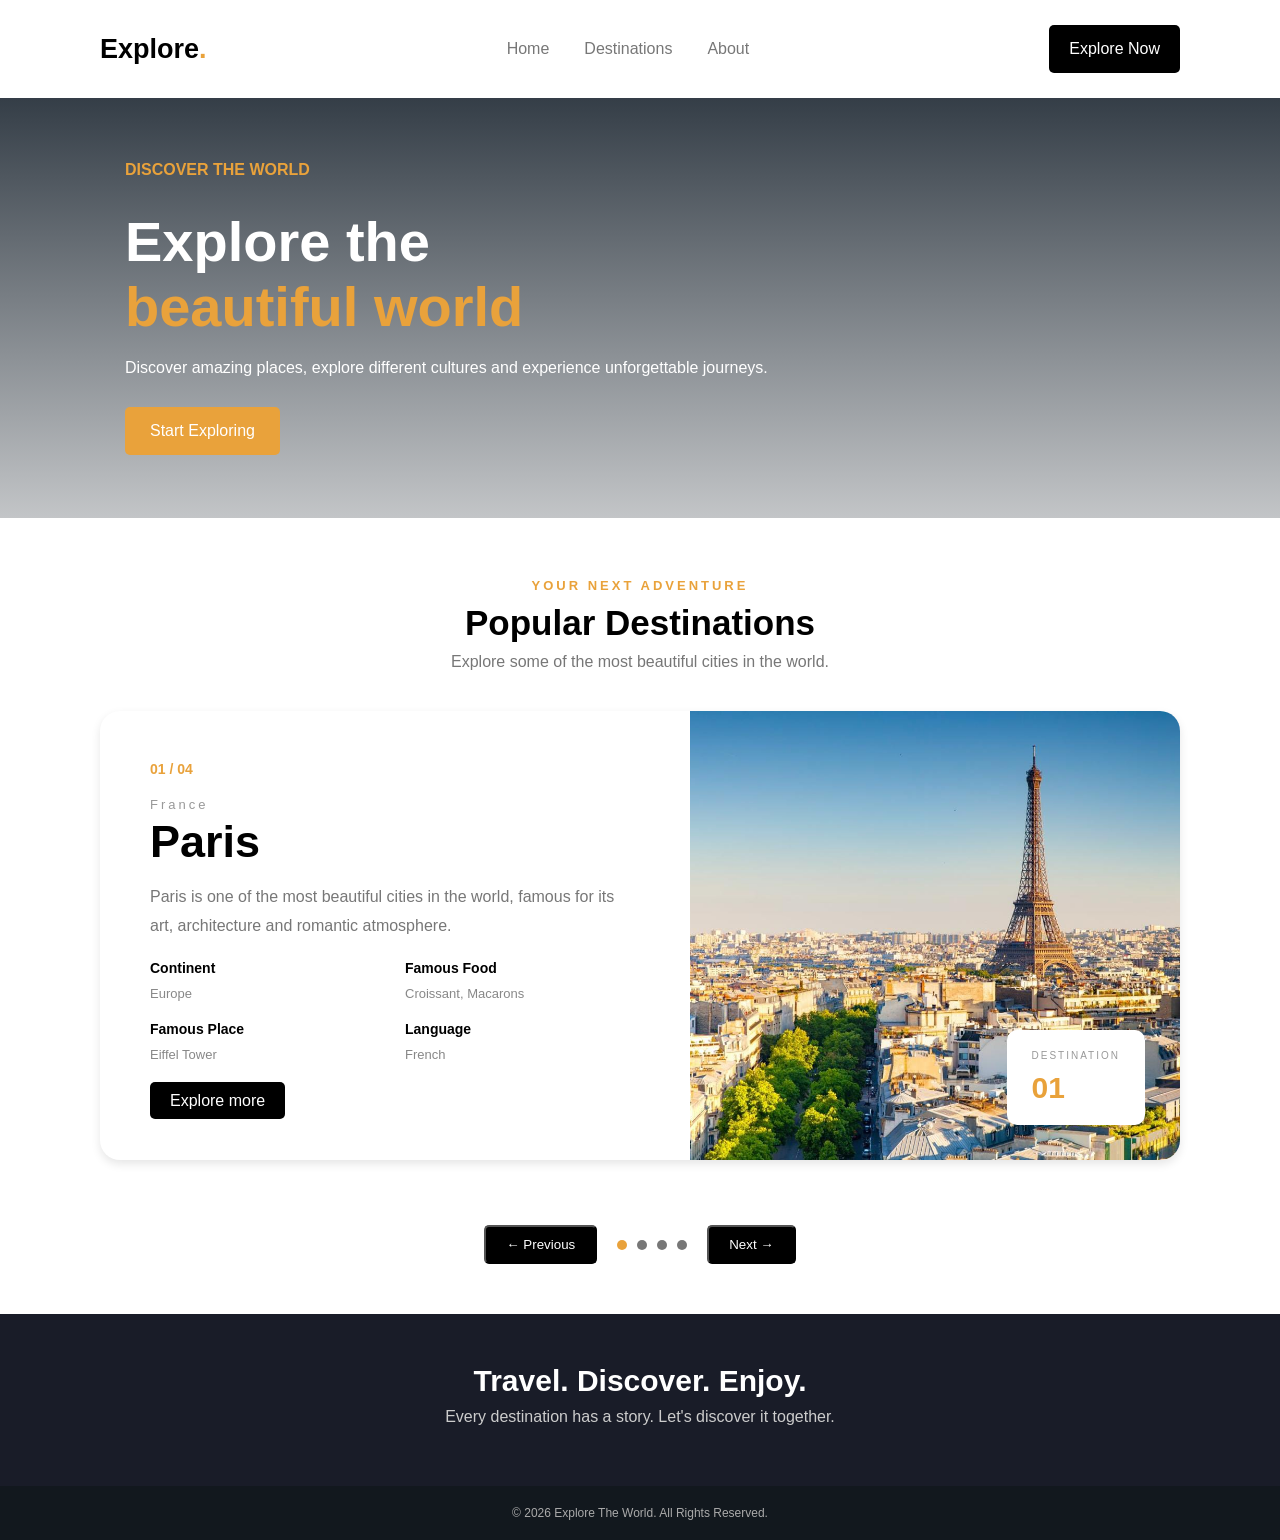
<file: final project/index.html>
<html>
  <head>
    <title>final project</title>
    <link rel="stylesheet" href="styles.css" />
    <script src="main.js" defer></script>
  </head>
  <body>
    <nav class="navbar">
      <div class="logo">Explore<span style="color: #e9a23b">.</span></div>
      <ul class="links">
        <li>
          <a href="index.html">Home</a>
        </li>
        <li>
          <a href="index.html">Destinations</a>
        </li>
        <li>
          <a href="index.html">About</a>
        </li>
      </ul>
      <a href="index.html" class="btn">Explore Now</a>
    </nav>
    <section class="intro">
      <div>
        <p style="color: #e9a23b; font-weight: bold">DISCOVER THE WORLD</p>
        <h1>
          Explore the<br />
          <span style="color: #e9a23b">beautiful world</span>
        </h1>
        <p>
          Discover amazing places, explore different cultures and experience
          unforgettable journeys.
        </p>
        <a href="index.html" class="btn">Start Exploring</a>
      </div>
    </section>
    <section class="content">
      <div class="header">
        <p class="smalltitle">YOUR NEXT ADVENTURE</p>
        <h2>Popular Destinations</h2>
        <p style="color: #777; margin-top: 10px">
          Explore some of the most beautiful cities in the world.
        </p>
      </div>
      <div class="card">
        <div class="info">
          <p id="number" class="number"></p>
          <p id="country" class="country"></p>
          <h2 id="city"></h2>
          <p id="info" class="city-info"></p>
          <div class="details">
            <div class="detailpart">
              <h4>Continent</h4>
              <p id="continent"></p>
            </div>
            <div class="detailpart">
              <h4>Famous Food</h4>
              <p id="food"></p>
            </div>
            <div class="detailpart">
              <h4>Famous Place</h4>
              <p id="place"></p>
            </div>
            <div class="detailpart">
              <h4>Language</h4>
              <p id="language"></p>
            </div>
          </div>
          <a href="index.html" class="btn">Explore more</a>
        </div>
        <div class="image">
          <img id="image" />
          <div class="badge">
            <span>DESTINATION</span>
            <h3 id="imageNum"></h3>
          </div>
        </div>
      </div>
      <div class="controlpart">
        <button id="prev" class="switchbtn">← Previous</button>
        <div class="pointlayout">
          <div class="point"></div>
          <div class="point"></div>
          <div class="point"></div>
          <div class="point"></div>
        </div>
        <button id="next" class="switchbtn">Next →</button>
      </div>
    </section>
    <footer class="prefooter">
      <h2>Travel. Discover. Enjoy.</h2>
      <p>Every destination has a story. Let's discover it together.</p>
    </footer>
    <footer>
      <p style="color: #aaa; font-size: 12px">
        © 2026 Explore The World. All Rights Reserved.
      </p>
    </footer>
  </body>
</html>
</file>
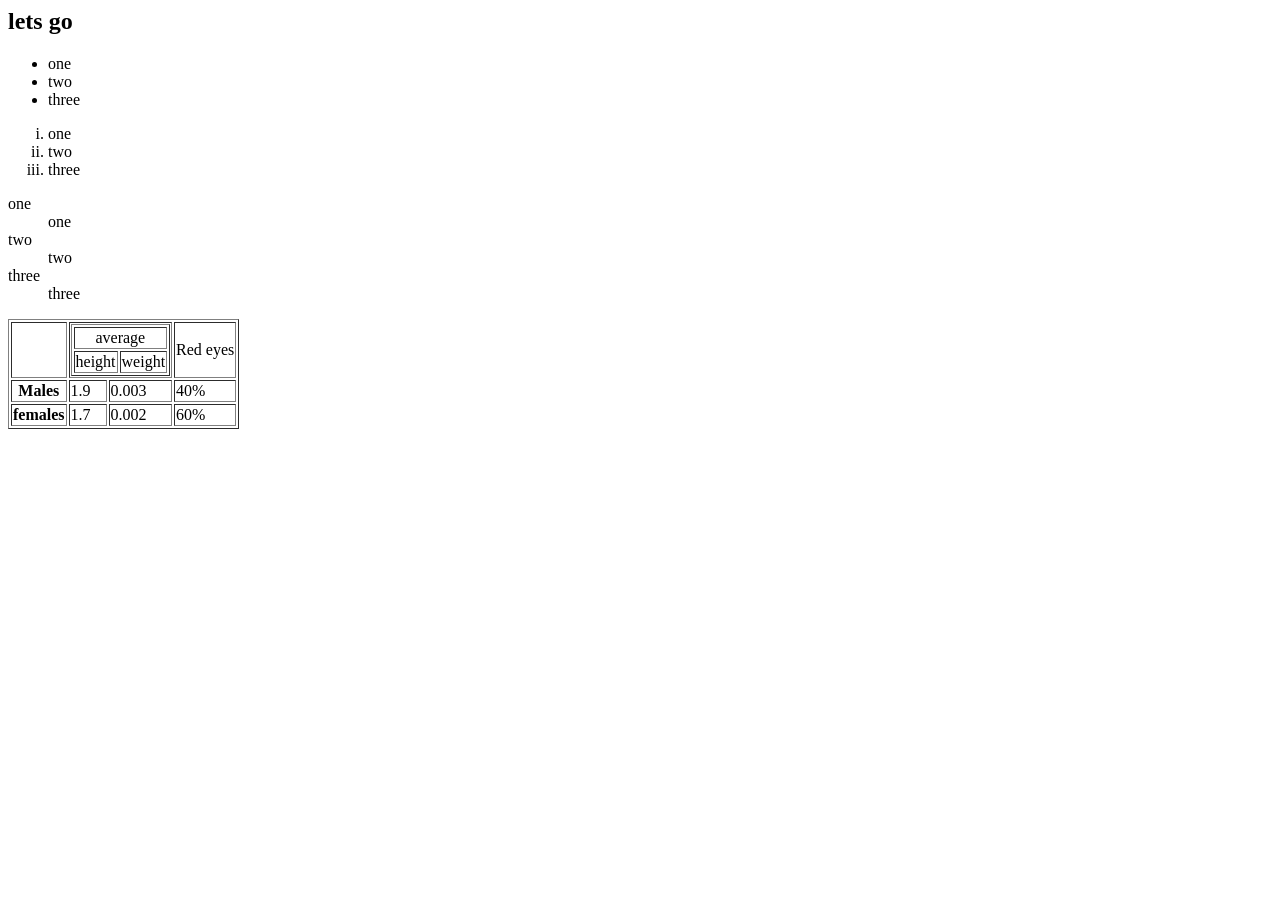
<file: Week 1/index.html>
<html>
  <head>
    <title>lets run it back</title>
  </head>
  <body>
    <h2>lets go</h2>
    <ul>
      <li>one</li>
      <li>two</li>
      <li>three</li>
    </ul>
    <ol type="i">
      <li>one</li>
      <li>two</li>
      <li>three</li>
    </ol>
    <dl>
      <dt>one</dt>
      <dd>one</dd>
      <dt>two</dt>
      <dd>two</dd>
      <dt>three</dt>
      <dd>three</dd>
    </dl>
    <table border="1">
      <tr rowspan="2">
        <td></td>
        <td colspan="2">
          <table border="1">
            <tr>
              <td colspan="2" style="text-align: center">average</td>
            </tr>
            <tr>
              <td>height</td>
              <td>weight</td>
            </tr>
          </table>
        </td>
        <td>Red eyes</td>
      </tr>
      <tr>
        <th>Males</th>
        <td>1.9</td>
        <td>0.003</td>
        <td>40%</td>
      </tr>
      <tr>
        <th>females</th>
        <td>1.7</td>
        <td>0.002</td>
        <td>60%</td>
      </tr>
    </table>
  </body>
</html>
</file>
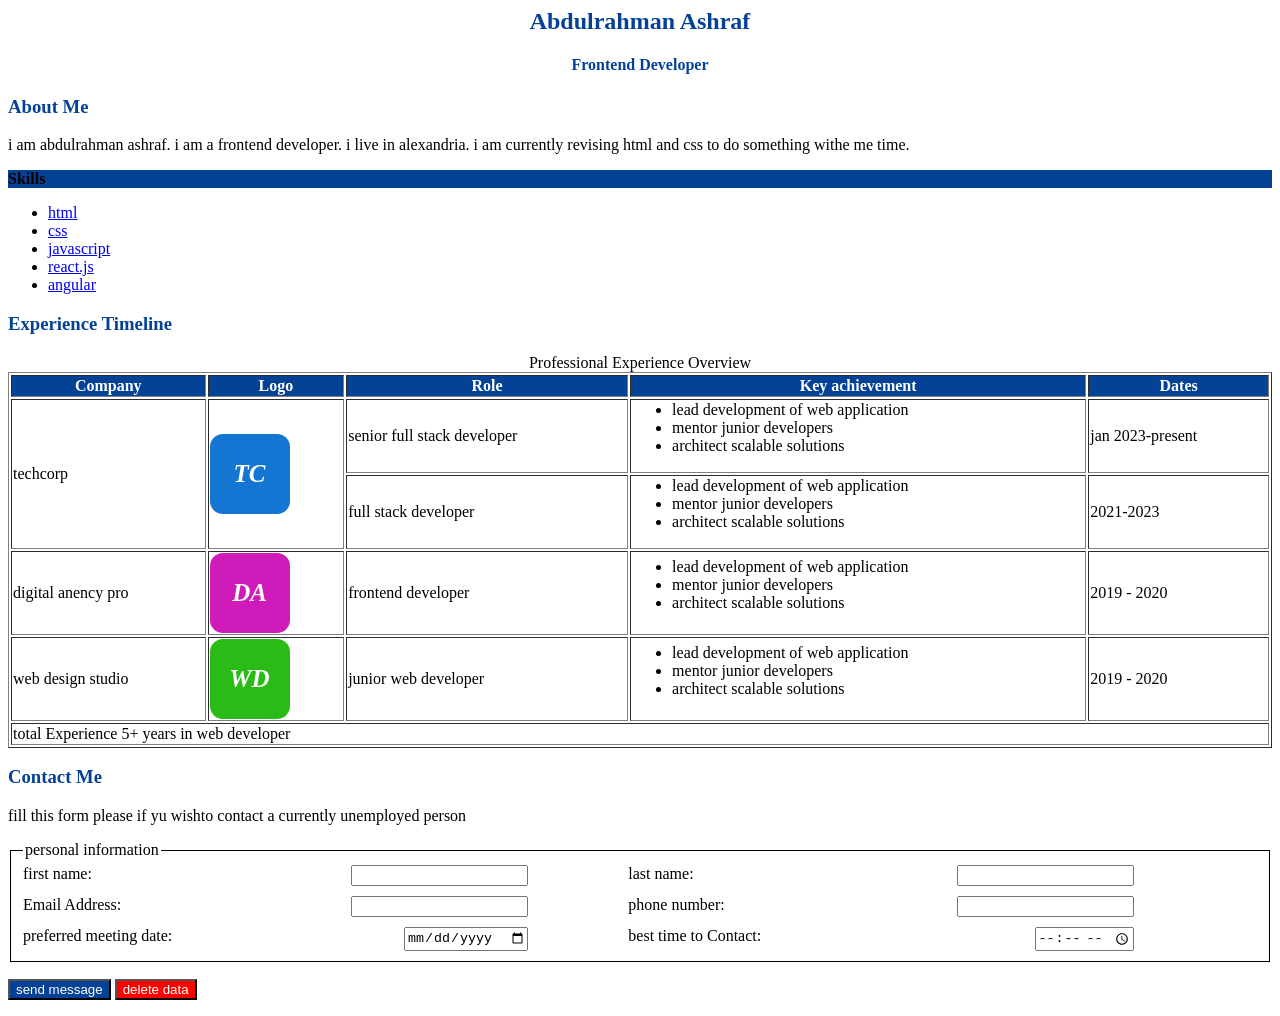
<file: Week 1/Task 1/index.html>
<html>
  <head>
    <title>Task 1</title>
  </head>
  <body>
    <div align="center" style="color: rgba(5, 66, 150, 0.999)">
      <h2>Abdulrahman Ashraf</h2>
      <h4>Frontend Developer</h4>
    </div>
    <div>
      <h3 style="color: rgba(5, 66, 150, 0.999); font-weight: bold">
        About Me
      </h3>
      <p>
        i am abdulrahman ashraf. i am a frontend developer. i live in
        alexandria. i am currently revising html and css to do something withe
        me time.
      </p>
      <div
        style="
          background-color: rgba(5, 66, 150, 0.999);
          color: black;
          font-weight: bold;
        "
      >
        Skills
      </div>
      <ul>
        <li><a href="https://www.w3schools.com/html/">html</a></li>
        <li><a href="https://www.w3schools.com/css/">css</a></li>
        <li><a href="https://www.w3schools.com/js/">javascript</a></li>
        <li><a href="https://reactjs.org/">react.js</a></li>
        <li><a href="https://angular.io/">angular</a></li>
      </ul>
      <h3 style="color: rgba(5, 66, 150, 0.999); font-weight: bold">
        Experience Timeline
      </h3>
      <table border="1" style="width: 100%">
        <caption>
          Professional Experience Overview
        </caption>
        <thead>
          <tr style="background-color: rgba(5, 66, 150, 0.999); color: white">
            <th>Company</th>
            <th>Logo</th>
            <th>Role</th>
            <th>Key achievement</th>
            <th>Dates</th>
          </tr>
        </thead>
        <tbody>
          <tr>
            <td rowspan="2">techcorp</td>
            <td style="text-align: center; vertical-align: middle" rowspan="2">
              <span
                style="
                  display: flex;
                  width: 80px;
                  height: 80px;
                  font-size: 25px;
                  font-style: italic;
                  font-weight: bold;
                  align-items: center;
                  justify-content: center;
                  border-radius: 13px;
                  color: white;
                  background-color: #1476d2;
                "
                >TC</span
              >
            </td>
            <td>senior full stack developer</td>
            <td>
              <ul>
                <li>lead development of web application</li>
                <li>mentor junior developers</li>
                <li>architect scalable solutions</li>
              </ul>
            </td>
            <td>jan 2023-present</td>
          </tr>
          <tr>
            <td>full stack developer</td>
            <td>
              <ul>
                <li>lead development of web application</li>
                <li>mentor junior developers</li>
                <li>architect scalable solutions</li>
              </ul>
            </td>
            <td>2021-2023</td>
          </tr>
          <tr>
            <td>digital anency pro</td>
            <td style="text-align: center; vertical-align: middle">
              <span
                style="
                  display: flex;
                  width: 80px;
                  height: 80px;
                  font-size: 25px;
                  font-style: italic;
                  font-weight: bold;
                  align-items: center;
                  justify-content: center;
                  border-radius: 13px;
                  color: white;
                  background-color: #d01bbb;
                "
                >DA</span
              >
            </td>
            <td>frontend developer</td>
            <td>
              <ul>
                <li>lead development of web application</li>
                <li>mentor junior developers</li>
                <li>architect scalable solutions</li>
              </ul>
            </td>
            <td>2019 - 2020</td>
          </tr>
          <tr>
            <td>web design studio</td>
            <td style="text-align: center; vertical-align: middle">
              <span
                style="
                  display: flex;
                  width: 80px;
                  height: 80px;
                  font-size: 25px;
                  font-style: italic;
                  font-weight: bold;
                  align-items: center;
                  justify-content: center;
                  border-radius: 13px;
                  color: white;
                  background-color: #2abb16;
                "
                >WD</span
              >
            </td>
            <td>junior web developer</td>
            <td>
              <ul>
                <li>lead development of web application</li>
                <li>mentor junior developers</li>
                <li>architect scalable solutions</li>
              </ul>
            </td>
            <td>2019 - 2020</td>
          </tr>
        </tbody>
        <tfoot>
          <tr>
            <td colspan="5">total Experience 5+ years in web developer</td>
          </tr>
        </tfoot>
      </table>
      <h3 style="color: rgba(5, 66, 150, 0.999); font-weight: bold">
        Contact Me
      </h3>
      <p>
        fill this form please if yu wishto contact a currently unemployed person
      </p>
      <form>
        <fieldset style="border: 1px solid black">
          <legend>personal information</legend>
          <div
            style="
              display: grid;
              grid-template-columns: 1fr 1fr;
              gap: 10px 100px;
              max-width: 90%;
            "
          >
            <label style="display: flex; justify-content: space-between">
              first name:
              <input type="text" id="fname" name="fname" />
            </label>
            <label style="display: flex; justify-content: space-between">
              last name:
              <input type="text" id="lname" name="lname" />
            </label>
            <label style="display: flex; justify-content: space-between">
              Email Address:
              <input type="email" id="mail" name="mail" />
            </label>
            <label style="display: flex; justify-content: space-between">
              phone number:
              <input type="tel" id="phone" name="phone" />
            </label>
            <label style="display: flex; justify-content: space-between">
              preferred meeting date:
              <input type="date" id="date" name="date" />
            </label>
            <label style="display: flex; justify-content: space-between">
              best time to Contact:
              <input type="time" id="time" name="time" />
            </label>
          </div>
        </fieldset>
        <div style="margin-top: 17px">
          <button
            type="submit"
            style="background-color: rgba(5, 66, 150, 0.999); color: white"
          >
            send message
          </button>
          <button type="reset" style="background-color: red; color: white">
            delete data
          </button>
        </div>
      </form>
    </div>
  </body>
</html>
</file>
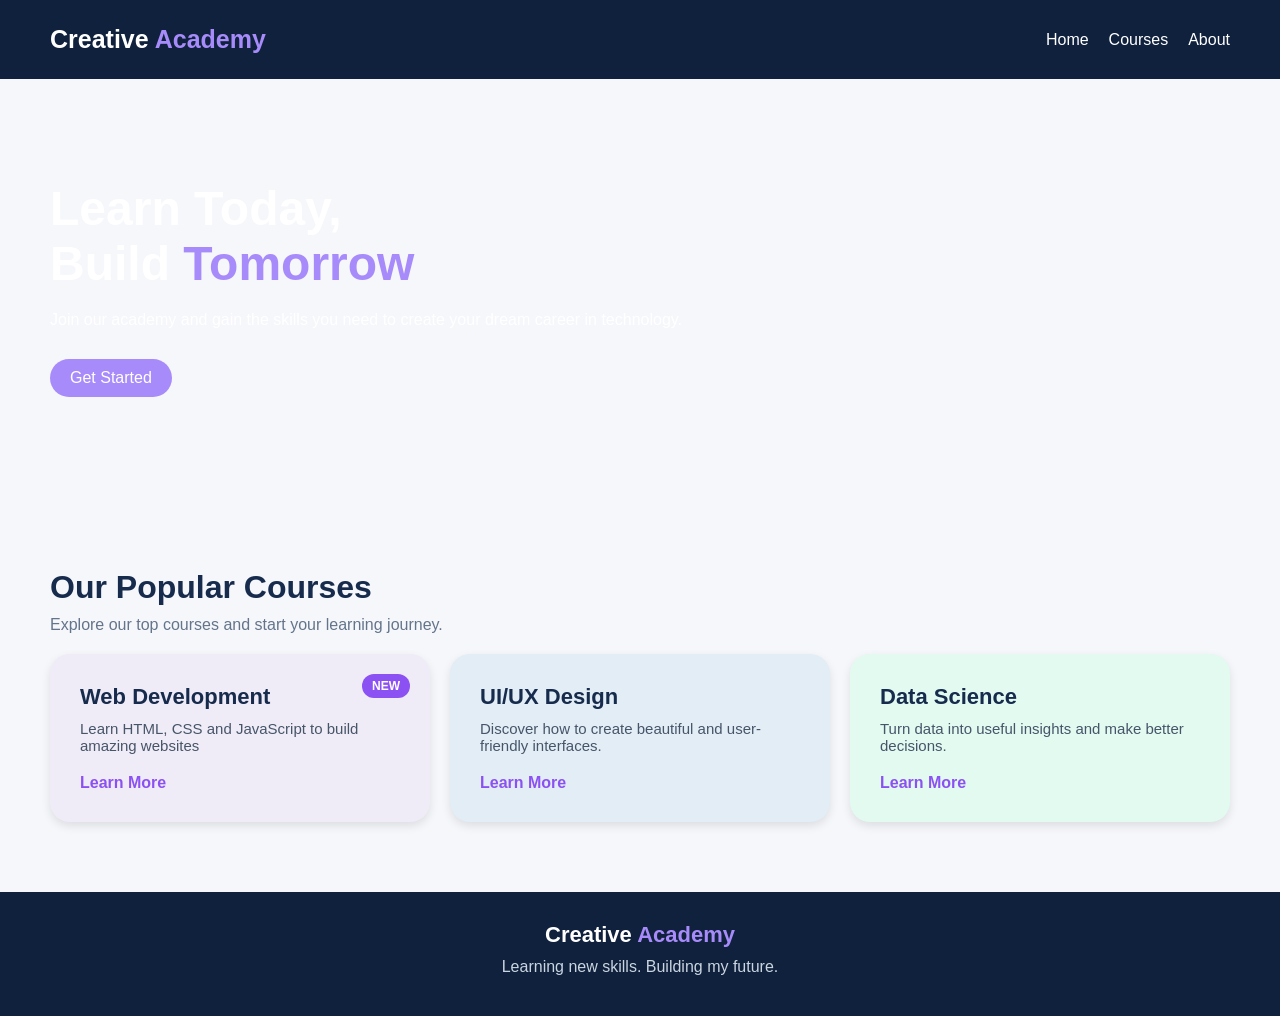
<file: Week 2/Task 2/index.html>
<html>
  <head>
    <title>Task 2</title>
    <link rel="stylesheet" href="styles.css" />
  </head>
  <body>
    <nav class="navbar">
      <h2 class="logo">
        Creative <span style="color: rgb(167, 139, 250)">Academy</span>
      </h2>
      <ul class="links">
        <li>
          <a href="index.html">Home</a>
        </li>
        <li>
          <a href="index.html">Courses</a>
        </li>
        <li>
          <a href="index.html">About</a>
        </li>
      </ul>
    </nav>
    <section class="intro">
      <div>
        <h1>
          Learn Today,<br />Build
          <span style="color: rgb(167, 139, 250)">Tomorrow</span>
        </h1>
        <p>
          Join our academy and gain the skills you need to create your dream
          career in technology.
        </p>
        <a href="index.html" class="btn">Get Started</a>
      </div>
    </section>
    <section class="content">
      <div>
        <h2>Our Popular Courses</h2>
        <p>Explore our top courses and start your learning journey.</p>
      </div>
      <div class="cards">
        <div class="card" style="background-color: rgb(239, 236, 247)">
          <h3>Web Development</h3>
          <span class="status">NEW</span>
          <p>Learn HTML, CSS and JavaScript to build amazing websites</p>
          <a href="index.html">Learn More </a>
        </div>
        <div class="card" style="background-color: rgb(226, 237, 245)">
          <h3>UI/UX Design</h3>
          <p>Discover how to create beautiful and user-friendly interfaces.</p>
          <a href="index.html">Learn More </a>
        </div>
        <div class="card" style="background-color: rgb(226, 250, 240)">
          <h3>Data Science</h3>
          <p>Turn data into useful insights and make better decisions.</p>
          <a href="index.html">Learn More </a>
        </div>
      </div>
    </section>
    <footer>
      <h3>Creative <span style="color: rgb(167, 139, 250)">Academy</span></h3>
      <p>Learning new skills. Building my future.</p>
    </footer>
  </body>
</html>
</file>
<file: final project/styles.css>
* {
  font-family: Arial, sans-serif;
  margin: 0px;
  padding: 0px;
}
.navbar {
  display: flex;
  justify-content: space-between;
  align-items: center;
  padding: 25px 100px;
  background-color: white;
}
.navbar .logo {
  font-size: 27px;
  font-weight: bold;
}
.navbar .links {
  display: flex;
  gap: 35px;
  list-style: none;
}
.links a {
  color: #777;
  text-decoration: none;
  transition: color 0.2s;
}
.links a:hover {
  color: #e9a23b;
}
.navbar .btn {
  background-color: black;
  padding: 15px 20px;
  border-radius: 5px;
  color: white;
  text-decoration: none;
}
.intro {
  padding: 10px 125px;
  color: white;
  display: flex;
  align-items: center;
  min-height: 400px;
  background: linear-gradient(
    180deg,
    rgba(17, 28, 39, 0.85),
    rgba(15, 24, 33, 0.25)
  );
}
.intro h1 {
  font-size: 56px;
  margin-bottom: 20px;
  font-weight: bold;
}
.intro p {
  margin-bottom: 30px;
}
.intro .btn {
  display: inline-block;
  padding: 15px 25px;
  background-color: #e9a23b;
  color: white;
  text-decoration: none;
  border-radius: 5px;
  transition:
    background-color,
    transform 0.2s;
}
.intro .btn:hover {
  background-color: #c7882a;
  transform: translateY(-5px);
}
.content {
  align-content: center;
  padding: 50px 100px;
  display: flex;
  flex-direction: column;
  gap: 10px;
}
.content .header {
  text-align: center;
}
.content .smalltitle {
  margin-top: 10px;
  color: #e9a23b;
  font-weight: bold;
  font-size: 13px;
  letter-spacing: 3px;
}
.content h2 {
  margin-top: 10px;
  font-weight: bold;
  font-size: 35px;
  line-height: 40px;
}
.card {
  display: flex;
  margin: 30px 0px;
  background-color: white;
  border-radius: 20px;
  box-shadow: 0px 4px 10px rgba(0, 0, 0, 0.1);
  overflow: hidden;
}
.info {
  padding: 50px;
  width: 50%;
}
.info .number {
  font-size: 14px;
  margin-bottom: 20px;
  color: #e9a23b;
  font-weight: bold;
}
.info .country {
  font-size: 13px;
  letter-spacing: 3px;
  color: #999;
}
.info h2 {
  font-size: 45px;
  margin: 10px 0px 20px;
  font-weight: bold;
}
.info .city-info {
  color: #777;
  margin-bottom: 20px;
  line-height: 29px;
}
.info .details {
  gap: 20px;
  margin-bottom: 30px;
  display: grid;
  grid-template-columns: 1fr 1fr;
}
.detailpart h4 {
  font-weight: bold;
  margin-bottom: 10px;
  font-size: 14px;
}
.detailpart p {
  color: #888;
  font-size: 13px;
}
.info .btn {
  padding: 10px 20px;
  background-color: black;
  color: white;
  text-decoration: none;
  border-radius: 5px;
  transition:
    background-color,
    transform 0.2s;
}
.info .btn:hover {
  background-color: #c7882a;
}
.image {
  width: 50%;
  position: relative;
}
.image img {
  width: 100%;
  height: 100%;
  position: absolute;
  object-fit: cover;
}
.badge {
  position: absolute;
  bottom: 35px;
  right: 35px;
  background-color: white;
  padding: 20px 25px;
  border-radius: 10px;
}
.badge span {
  font-size: 10px;
  letter-spacing: 2px;
  color: #999;
}
.badge h3 {
  margin-top: 10px;
  font-size: 30px;
  font-weight: bold;
  color: #e9a23b;
}

.switchbtn {
  padding: 10px 20px;
  background-color: black;
  color: white;
  text-decoration: none;
  border-radius: 5px;
  transition:
    background-color,
    transform 0.2s;
}
.switchbtn:hover {
  background-color: #e9a23b;
}
.point {
  background-color: #777;
  border-radius: 50%;
  width: 10px;
  height: 10px;
}
.point.active {
  background-color: #e9a23b;
}
.pointlayout {
  display: flex;
  gap: 10px;
}
.controlpart {
  margin-top: 25px;
  display: flex;
  align-items: center;
  justify-content: center;
  gap: 20px;
}
.prefooter {
  background-color: rgb(25, 28, 40);
  color: white;
  padding: 50px 20px;
  text-align: center;
}
.prefooter h2 {
  font-size: 30px;
  margin-bottom: 10px;
  font-weight: bold;
}
.prefooter p {
  color: #ccc;
  margin-bottom: 10px;
}
footer {
  background-color: rgb(18, 24, 30);
  color: white;
  padding: 20px 20px;
  text-align: center;
}
</file>
<file: Week 2/Task 2/styles.css>
* {
  margin: 0px;
  padding: 0px;
}
body {
  font-family: Arial, sans-serif;
  color: #172b4d;
  background-color: rgb(245, 247, 251);
}
.navbar {
  display: flex;
  justify-content: space-between;
  align-items: center;
  padding: 25px 50px;
  background-color: rgb(15, 33, 60);
  color: white;
}
.navbar .logo {
  font-size: 25px;
}
.navbar .links {
  display: flex;
  gap: 20px;
  list-style: none;
}
.links a {
  color: white;
  text-decoration: none;
  transition: color;
}
.links a:hover {
  color: rgb(167, 139, 250);
}
.intro {
  padding: 10px 50px;
  display: flex;
  align-items: center;
  min-height: 400px;
  background-image: url("https://images.pexels.com/photos/2291428/pexels-photo-2291428.jpeg?auto=format&fit=crop&w=1600&q=80");
  background-size: cover;
  background-position: center;
  color: white;
}
.intro h1 {
  font-size: 48px;
  margin-bottom: 20px;
}
.intro p {
  margin-bottom: 30px;
}
.btn {
  display: inline-block;
  padding: 10px 20px;
  background-color: rgb(167, 139, 250);
  color: white;
  text-decoration: none;
  border-radius: 30px;
  transition:
    background-color,
    transform 0.2s;
}
.btn:hover {
  background-color: rgb(115, 84, 206);
  transform: translateY(-5px);
}
.content {
  padding: 70px 50px;
}
.content h2 {
  font-size: 32px;
  margin-bottom: 10px;
}
.content p {
  color: #64748b;
  margin-bottom: 20px;
}
.cards {
  display: flex;
  gap: 20px;
}
.card {
  flex: 1 1;
  padding: 30px;
  background-color: white;
  border-radius: 20px;
  box-shadow: 0px 4px 10px rgba(0, 0, 0, 0.1);
  position: relative;
  transition:
    transform 0.2s,
    box-shadow 0.2s;
}
.card:hover {
  transform: translateY(-5px);
  box-shadow: 0px 6px 15px rgba(0, 0, 0, 0.2);
}
.card h3 {
  font-size: 22px;
  margin-bottom: 10px;
}
.card p {
  color: #475569;
  font-size: 15px;
  margin-bottom: 20px;
}
.card a {
  font-weight: bold;
  text-decoration: none;
  color: rgb(140, 81, 242);
  transition: color 0.3s;
}
.card a:hover {
  color: #4c1d95;
}
.card .status {
  font-size: 12px;
  font-weight: bold;
  padding: 5px 10px;
  background-color: rgb(140, 81, 242);
  color: white;
  position: absolute;
  top: 20px;
  right: 20px;
  border-radius: 30px;
}

footer {
  background-color: rgb(15, 33, 60);
  color: white;
  padding: 30px 20px;
  text-align: center;
}
footer h3 {
  font-size: 22px;
  margin-bottom: 10px;
}
footer p {
  color: #cbd5e1;
  margin-bottom: 10px;
}
</file>
